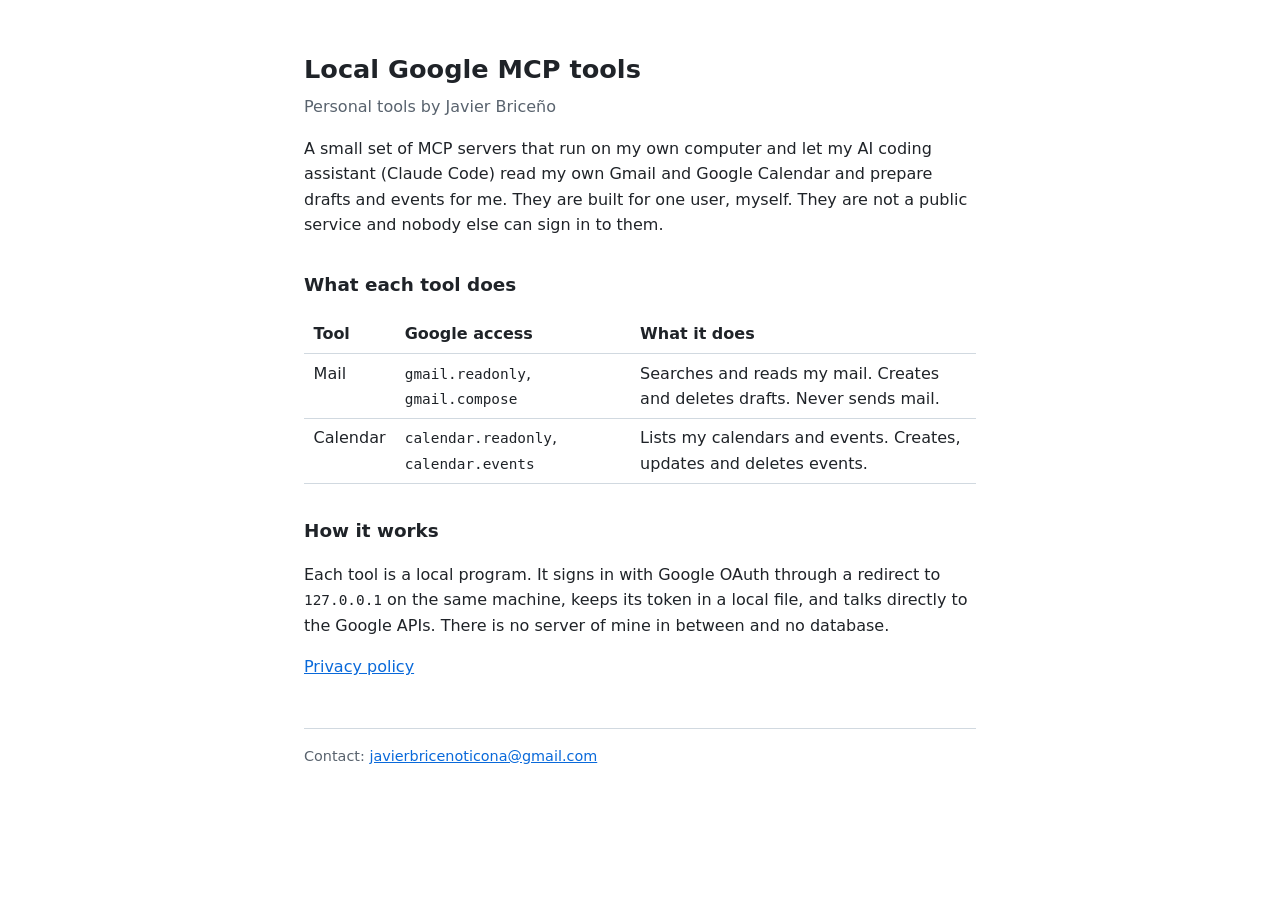
<file: index.html>
<!doctype html>
<html lang="en">
<head>
  <meta charset="utf-8">
  <meta name="viewport" content="width=device-width, initial-scale=1">
  <title>Local Google MCP tools</title>
  <link rel="stylesheet" href="style.css">
</head>
<body>
<main>
  <h1>Local Google MCP tools</h1>
  <p class="meta">Personal tools by Javier Briceño</p>

  <p>
    A small set of MCP servers that run on my own computer and let my AI
    coding assistant (Claude Code) read my own Gmail and Google Calendar and
    prepare drafts and events for me. They are built for one user, myself.
    They are not a public service and nobody else can sign in to them.
  </p>

  <h2>What each tool does</h2>
  <table>
    <tr><th>Tool</th><th>Google access</th><th>What it does</th></tr>
    <tr>
      <td>Mail</td>
      <td><code>gmail.readonly</code>, <code>gmail.compose</code></td>
      <td>Searches and reads my mail. Creates and deletes drafts. Never sends mail.</td>
    </tr>
    <tr>
      <td>Calendar</td>
      <td><code>calendar.readonly</code>, <code>calendar.events</code></td>
      <td>Lists my calendars and events. Creates, updates and deletes events.</td>
    </tr>
  </table>

  <h2>How it works</h2>
  <p>
    Each tool is a local program. It signs in with Google OAuth through a
    redirect to <code>127.0.0.1</code> on the same machine, keeps its token in
    a local file, and talks directly to the Google APIs. There is no server of
    mine in between and no database.
  </p>

  <p><a href="privacy.html">Privacy policy</a></p>

  <footer>
    Contact: <a href="mailto:javierbricenoticona@gmail.com">javierbricenoticona@gmail.com</a>
  </footer>
</main>
</body>
</html>
</file>
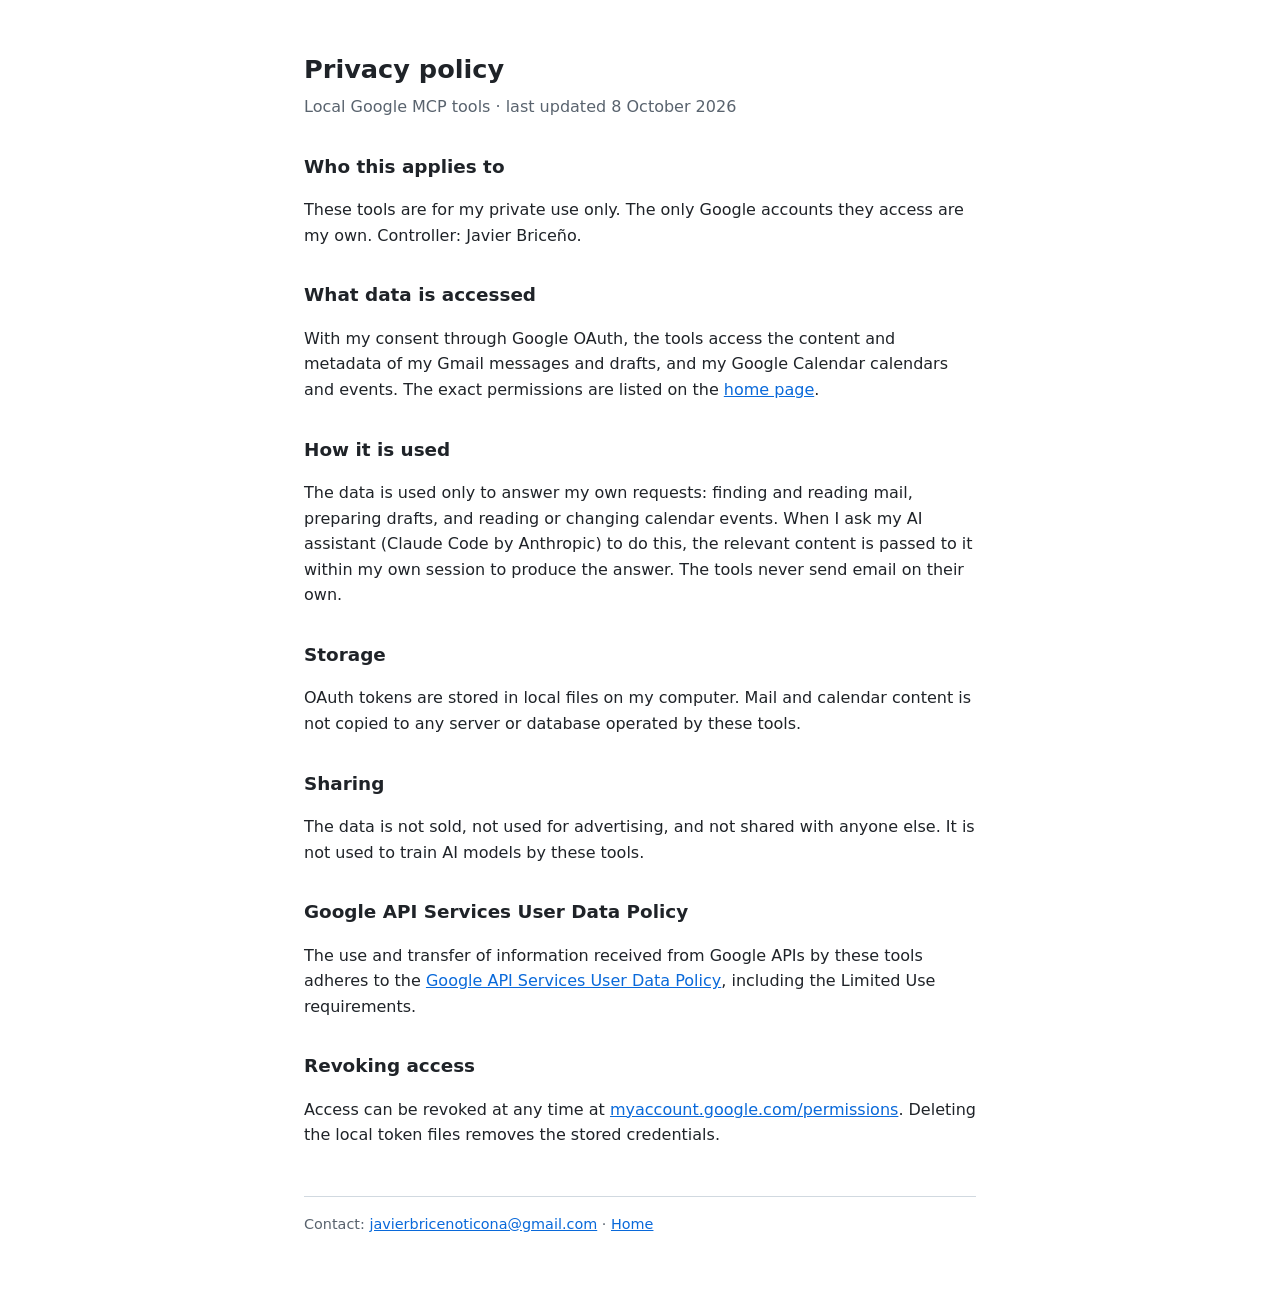
<file: privacy.html>
<!doctype html>
<html lang="en">
<head>
  <meta charset="utf-8">
  <meta name="viewport" content="width=device-width, initial-scale=1">
  <title>Privacy policy</title>
  <link rel="stylesheet" href="style.css">
</head>
<body>
<main>
  <h1>Privacy policy</h1>
  <p class="meta">Local Google MCP tools · last updated 8 October 2026</p>

  <h2>Who this applies to</h2>
  <p>
    These tools are for my private use only. The only Google accounts they
    access are my own. Controller: Javier Briceño.
  </p>

  <h2>What data is accessed</h2>
  <p>
    With my consent through Google OAuth, the tools access the content and
    metadata of my Gmail messages and drafts, and my Google Calendar
    calendars and events. The exact permissions are listed on the
    <a href="index.html">home page</a>.
  </p>

  <h2>How it is used</h2>
  <p>
    The data is used only to answer my own requests: finding and reading
    mail, preparing drafts, and reading or changing calendar events. When I
    ask my AI assistant (Claude Code by Anthropic) to do this, the relevant
    content is passed to it within my own session to produce the answer.
    The tools never send email on their own.
  </p>

  <h2>Storage</h2>
  <p>
    OAuth tokens are stored in local files on my computer. Mail and calendar
    content is not copied to any server or database operated by these tools.
  </p>

  <h2>Sharing</h2>
  <p>
    The data is not sold, not used for advertising, and not shared with
    anyone else. It is not used to train AI models by these tools.
  </p>

  <h2>Google API Services User Data Policy</h2>
  <p>
    The use and transfer of information received from Google APIs by these
    tools adheres to the
    <a href="https://developers.google.com/terms/api-services-user-data-policy">Google API Services User Data Policy</a>,
    including the Limited Use requirements.
  </p>

  <h2>Revoking access</h2>
  <p>
    Access can be revoked at any time at
    <a href="https://myaccount.google.com/permissions">myaccount.google.com/permissions</a>.
    Deleting the local token files removes the stored credentials.
  </p>

  <footer>
    Contact: <a href="mailto:javierbricenoticona@gmail.com">javierbricenoticona@gmail.com</a>
    · <a href="index.html">Home</a>
  </footer>
</main>
</body>
</html>
</file>
<file: style.css>
:root {
  --bg: #ffffff;
  --text: #1f2328;
  --muted: #59636e;
  --link: #0969da;
  --border: #d1d9e0;
}

@media (prefers-color-scheme: dark) {
  :root {
    --bg: #0d1117;
    --text: #e6edf3;
    --muted: #9198a1;
    --link: #4493f8;
    --border: #3d444d;
  }
}

body {
  margin: 0;
  background: var(--bg);
  color: var(--text);
  font: 16px/1.6 system-ui, -apple-system, "Segoe UI", sans-serif;
}

main {
  max-width: 42rem;
  margin: 0 auto;
  padding: 2rem 1rem 4rem;
}

h1 { font-size: 1.6rem; margin-bottom: 0.25rem; }
h2 { font-size: 1.15rem; margin-top: 2rem; }
a { color: var(--link); }
code { font-size: 0.9em; }

.meta { color: var(--muted); margin-top: 0; }

table { border-collapse: collapse; width: 100%; }
th, td {
  text-align: left;
  vertical-align: top;
  padding: 0.4rem 0.6rem;
  border-bottom: 1px solid var(--border);
}

footer {
  margin-top: 3rem;
  padding-top: 1rem;
  border-top: 1px solid var(--border);
  color: var(--muted);
  font-size: 0.9rem;
}
</file>
